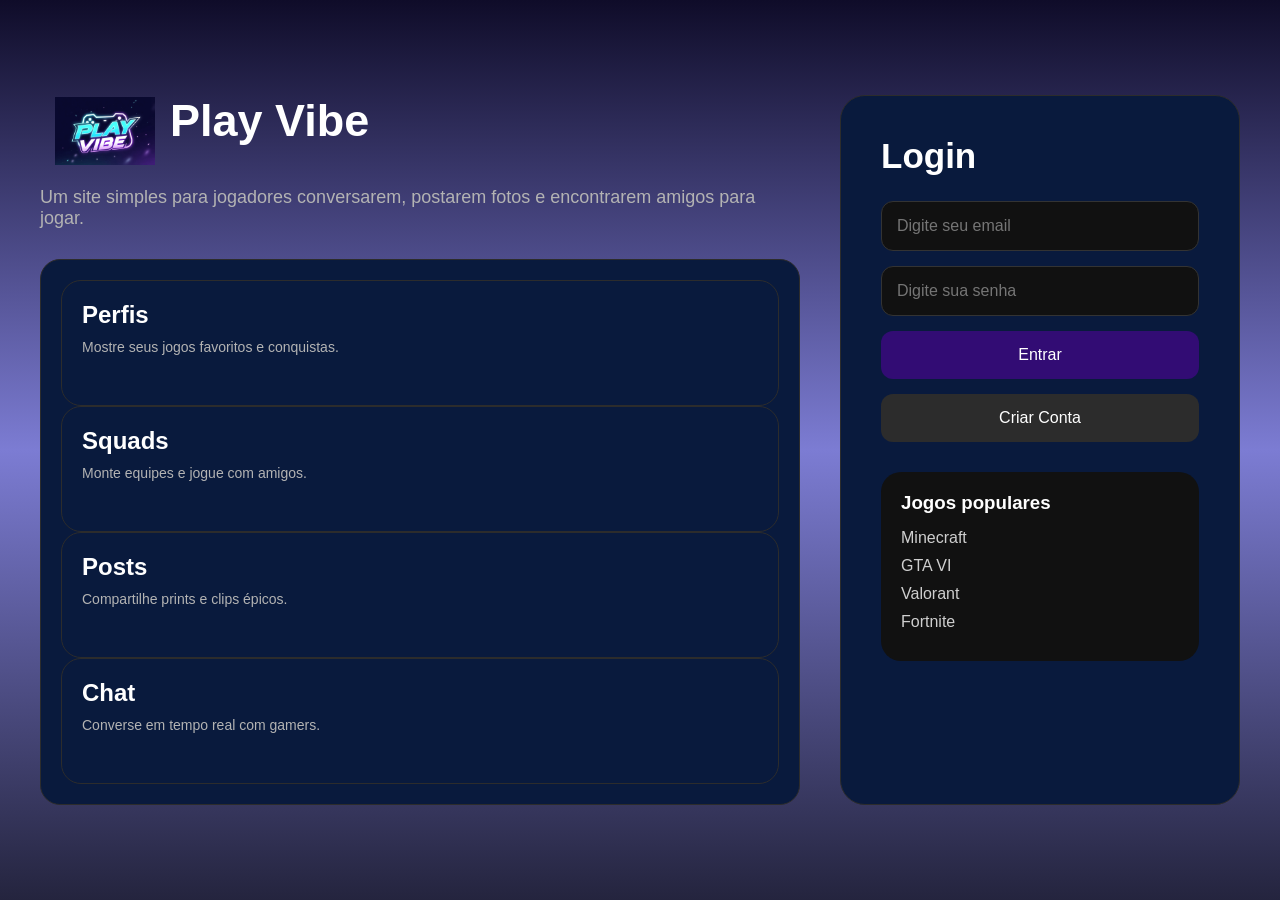
<file: index.html>
<!DOCTYPE html>
<html lang="pt-br">
<head>
  <meta charset="UTF-8">
  <meta name="viewport" content="width=device-width, initial-scale=1.0">
  <link rel="stylesheet" href="style.css">
  <title>Play Vibe</title>
</head>
<body>

  <div class="container">

    <div class="left">
      <div class="logo">
        <div class="logoid"></div>
        <img src="RO8WZ.jpg" alt="Logo" width="100px"> 
        <h1>Play Vibe</h1>
      </div>
      <p>
        Um site simples para jogadores conversarem, postarem fotos e encontrarem amigos para jogar.
      </p>

      <div class="card">
        <div class="card">
          <h2>Perfis</h2>
          <p>Mostre seus jogos favoritos e conquistas.</p>
        </div>

        <div class="card">
          <h2>Squads</h2>
          <p>Monte equipes e jogue com amigos.</p>
        </div>

        <div class="card">
          <h2>Posts</h2>
          <p>Compartilhe prints e clips épicos.</p>
        </div>

        <div class="card">
          <h2>Chat</h2>
          <p>Converse em tempo real com gamers.</p>
        </div>
      </div>
    </div>

    <div class="login-box">
      <h2>Login</h2>

      <form onsubmit="login(event)">
        <input type="email" id="email" placeholder="Digite seu email">
        <input type="password" id="senha" placeholder="Digite sua senha">

        <button type="submit">Entrar</button>
        <button type="button" class="create">Criar Conta</button>
      </form>

      <div class="trending">
        <h3>Jogos populares</h3>
        <ul>
          <li>Minecraft</li>
          <li>GTA VI</li>
          <li>Valorant</li>
          <li>Fortnite</li>
        </ul>
      </div>
    </div>

  </div>
  <script>
    function login(event) {
      event.preventDefault();

      const email = document.getElementById('email').value;
      const senha = document.getElementById('senha').value;

      if(email === 'admin@gmail.com' && senha === '1234') {
        alert('Login realizado com sucesso');
        window.location.href = 'home.html';
      } else {
        alert('Email ou senha incorretos');
      }
    }
  </script>



</body>
</html>
</file>
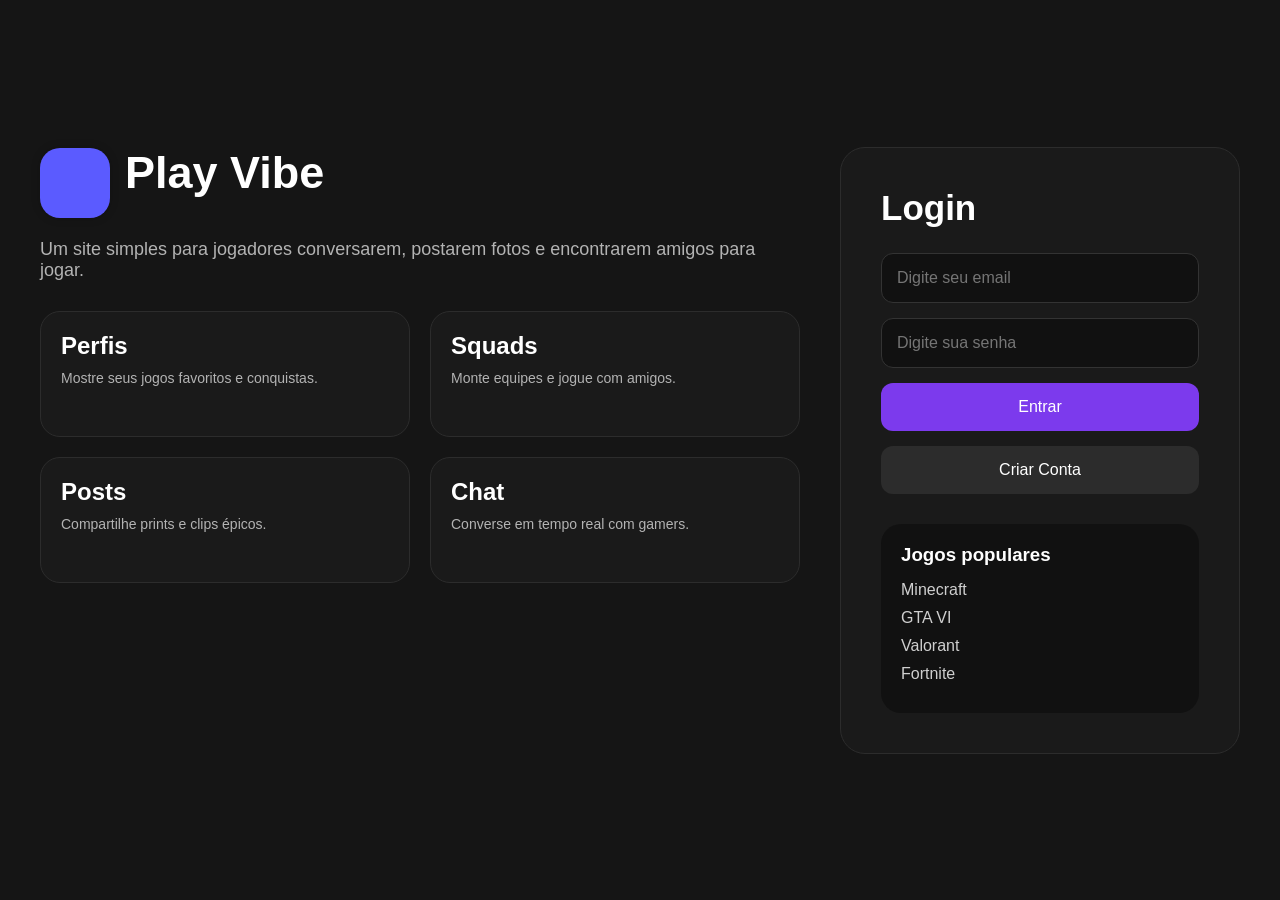
<file: play vibe/index.html>
<!DOCTYPE html>
<html lang="pt-br">
<head>
  <meta charset="UTF-8">
  <meta name="viewport" content="width=device-width, initial-scale=1.0">
  <title>Play Vibe</title>
  <link rel="stylesheet" href="style.css">
</head>
<body>

  <div class="container">

    <div class="left">
      <div class="logo">
        <div class="logo-icon"></div>
        <h1>Play Vibe</h1>
      </div>
      <p>
        Um site simples para jogadores conversarem, postarem fotos e encontrarem amigos para jogar.
      </p>

      <div class="cards">
        <div class="card">
          <h2>Perfis</h2>
          <p>Mostre seus jogos favoritos e conquistas.</p>
        </div>

        <div class="card">
          <h2>Squads</h2>
          <p>Monte equipes e jogue com amigos.</p>
        </div>

        <div class="card">
          <h2>Posts</h2>
          <p>Compartilhe prints e clips épicos.</p>
        </div>

        <div class="card">
          <h2>Chat</h2>
          <p>Converse em tempo real com gamers.</p>
        </div>
      </div>
    </div>

    <div class="login-box">
      <h2>Login</h2>

      <form onsubmit="login(event)">
        <input type="email" id="email" placeholder="Digite seu email">
        <input type="password" id="senha" placeholder="Digite sua senha">

        <button type="submit">Entrar</button>
        <button type="button" class="create">Criar Conta</button>
      </form>

      <div class="trending">
        <h3>Jogos populares</h3>
        <ul>
          <li>Minecraft</li>
          <li>GTA VI</li>
          <li>Valorant</li>
          <li>Fortnite</li>
        </ul>
      </div>
    </div>

  </div>

  <script>
    function login(event) {
      event.preventDefault();

      const email = document.getElementById('email').value;
      const senha = document.getElementById('senha').value;

      if(email === 'admin@gmail.com' && senha === '1234') {
        alert('Login realizado com sucesso');
        window.location.href = 'home.html';
      } else {
        alert('Email ou senha incorretos');
      }
    }
  </script>

</body>
</html>
</file>
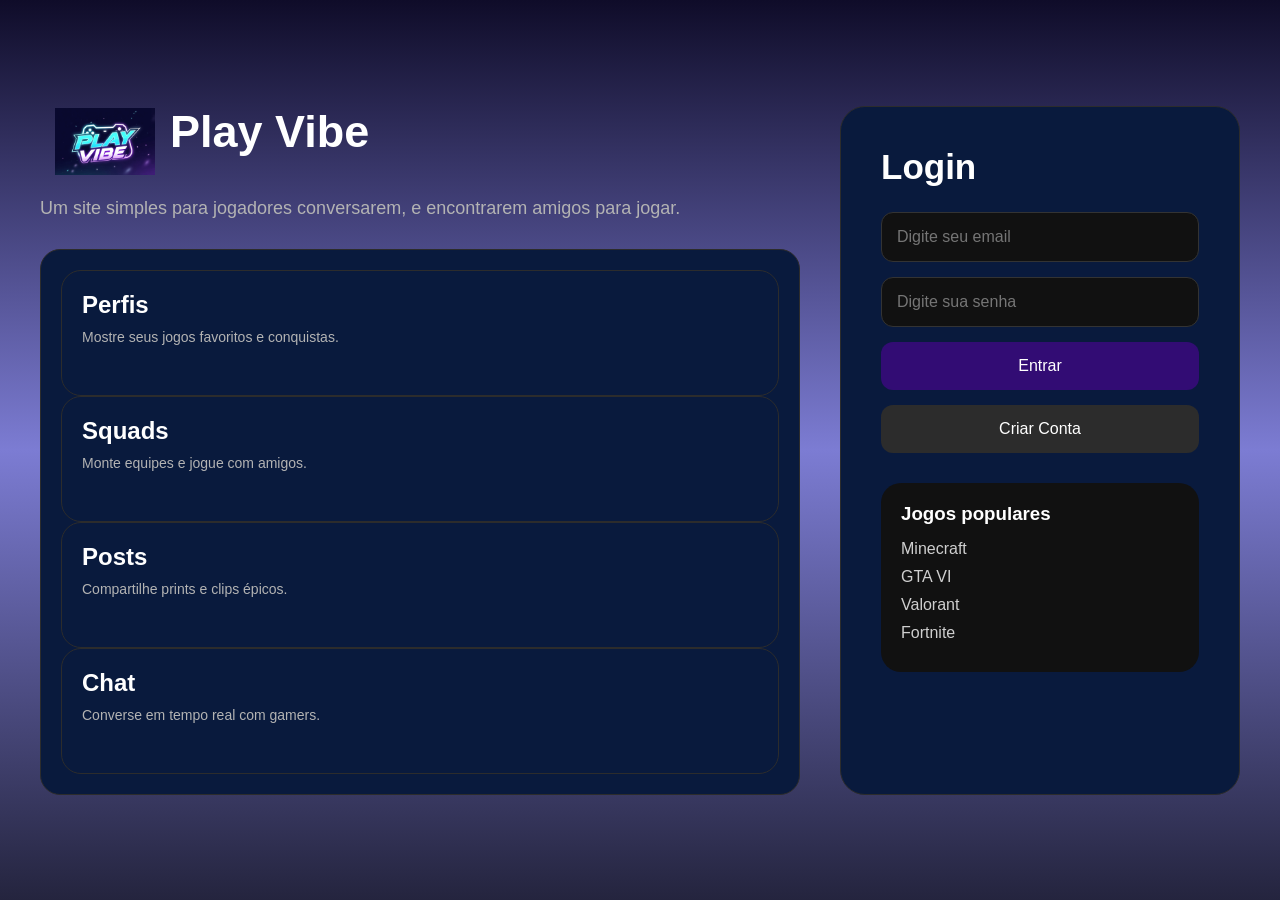
<file: playvibe/index.html>
<!DOCTYPE html>
<html lang="pt-br">
<head>
  <meta charset="UTF-8">
  <meta name="viewport" content="width=device-width, initial-scale=1.0">
  <link rel="stylesheet" href="style.css">
  <title>Play Vibe</title>
</head>
<body>

  <div class="container">

    <div class="left">
      <div class="logo">
        <div class="logoid"></div>
        <img src="RO8WZ.jpg" alt="Logo" width="100px"> 
        <h1>Play Vibe</h1>
      </div>
      <p>
        Um site simples para jogadores conversarem, e encontrarem amigos para jogar.
      </p>

      <div class="card">
        <div class="card">
          <h2>Perfis</h2>
          <p>Mostre seus jogos favoritos e conquistas.</p>
        </div>

        <div class="card">
          <h2>Squads</h2>
          <p>Monte equipes e jogue com amigos.</p>
        </div>

        <div class="card">
          <h2>Posts</h2>
          <p>Compartilhe prints e clips épicos.</p>
        </div>

        <div class="card">
          <h2>Chat</h2>
          <p>Converse em tempo real com gamers.</p>
        </div>
      </div>
    </div>

    <div class="login-caixa">
      <h2>Login</h2>

      <form onsubmit="login(event)">
        <input type="email" id="email" placeholder="Digite seu email">
        <input type="password" id="senha" placeholder="Digite sua senha">

        <button type="submit">Entrar</button>
        <button type="button" class="create">Criar Conta</button>
      </form>

      <div class="trending">
        <h3>Jogos populares</h3>
        <ul>
          <li>Minecraft</li>
          <li>GTA VI</li>
          <li>Valorant</li>
          <li>Fortnite</li>
        </ul>
      </div>
    </div>

  </div>

</body>
</html>
</file>
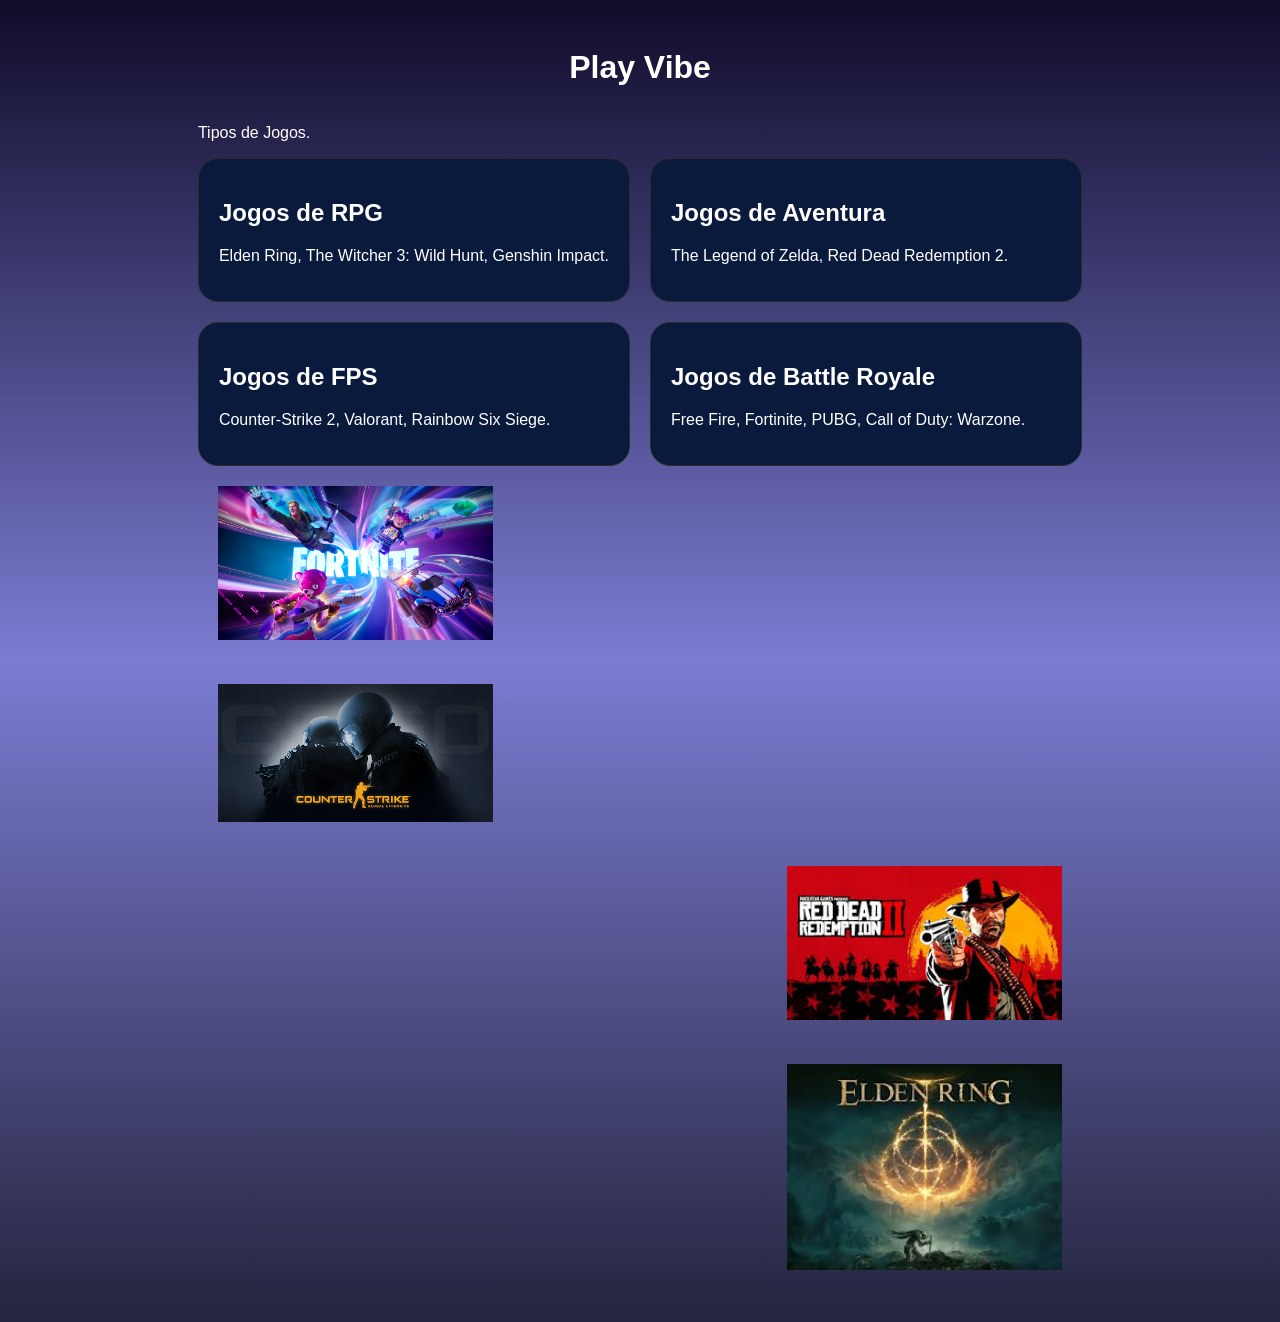
<file: home.html>
<!DOCTYPE html>
<html lang="en">
<head>
    <meta charset="UTF-8">
    <meta name="viewport" content="width=device-width, initial-scale=1.0">
    <link rel="stylesheet" href="stylehome.css">
    <title>home</title>
    <h1>Play Vibe</h1>
</head>
    
<body>
    <div class="containerhome">

        <div class="left">
          <div class="logohome">
          </div>
          <p>
            Tipos de Jogos.
          </p>
    
          <div class="cardshome">
            <div class="cardhome">
              <h2>Jogos de RPG</h2>
              <p>Elden Ring, The Witcher 3: Wild Hunt, Genshin Impact.</p>
            </div>
    
            <div class="cardhome">
              <h2>Jogos de Aventura</h2>
              <p>The Legend of Zelda, Red Dead Redemption 2.</p>
            </div>
    
            <div class="cardhome">
              <h2>Jogos de FPS</h2>
              <p>Counter-Strike 2, Valorant, Rainbow Six Siege.</p>
            </div>
    
            <div class="cardhome">
              <h2>Jogos de Battle Royale</h2>
              <p>Free Fire, Fortinite, PUBG, Call of Duty: Warzone.</p>
            </div>
          </div>
        </div>
      <div class="imagem">
         <img src="the-future-of-fortnite-is-here-1920x1080-fd281a65c8ef.jpg" alt="Fortinite" width="275px"> 
      </div>
      
      <div class="imagem">
        <img src="unnamed.png" alt="csgo" width="275px">
      </div>

      <div class="imagem2">
        <img src="images (1).png" alt="red" width="275px">
      </div>

      <div class="imagem2">
        <img src="images (2).png" alt="Elden Ring" width="275px">
      </div>
    
</body>
</html>
</file>
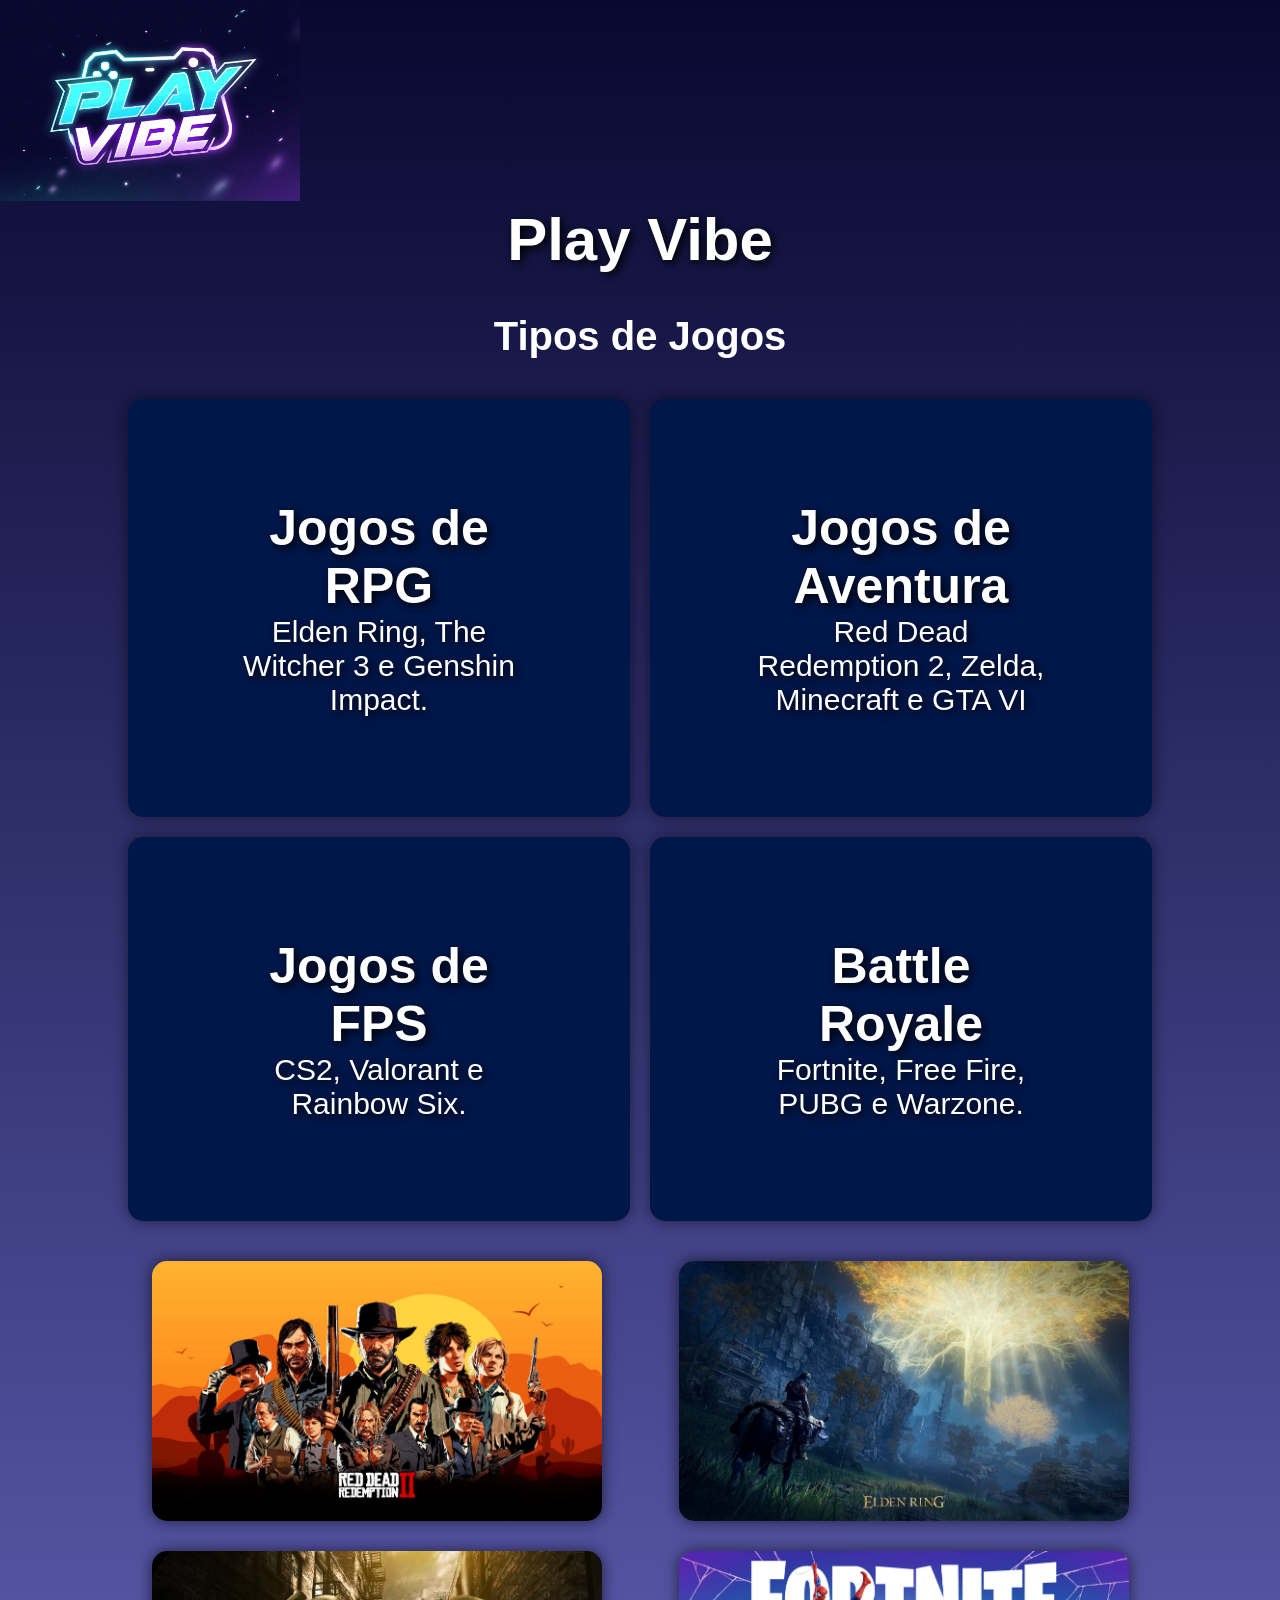
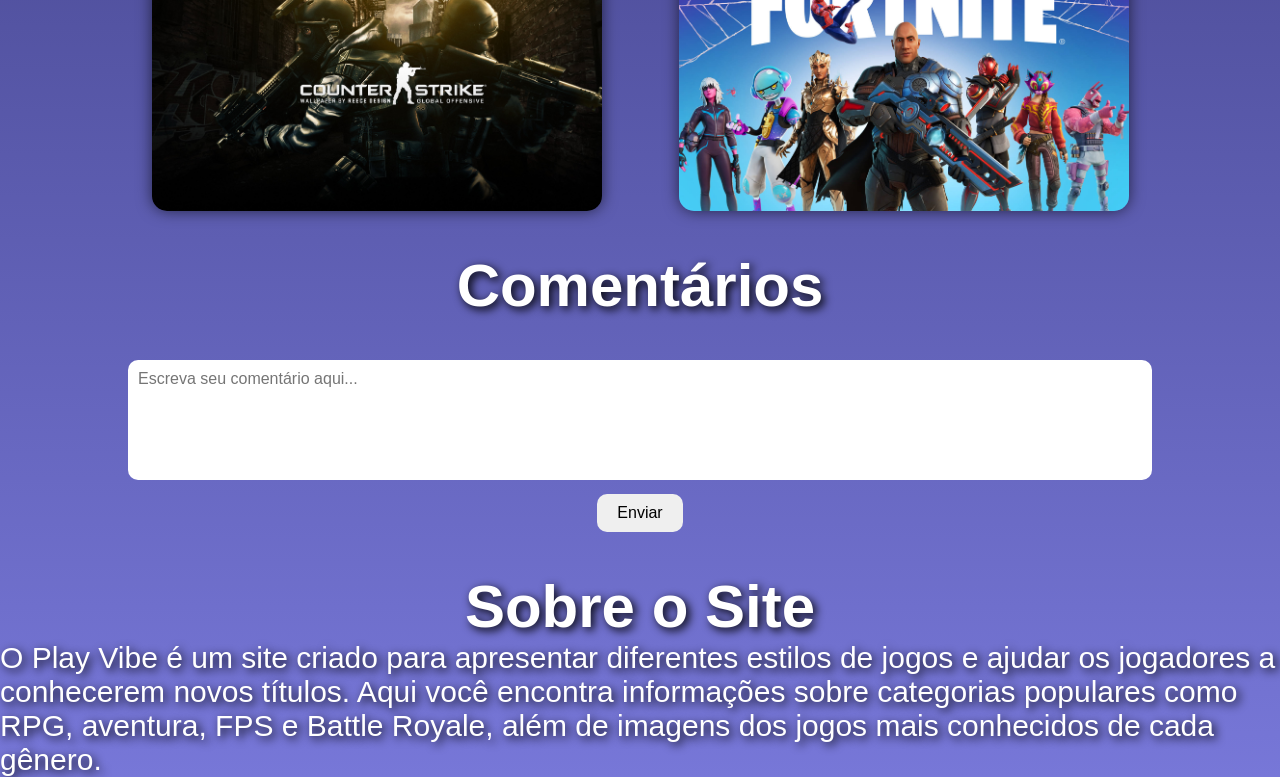
<file: playvibe/home.html>
<!DOCTYPE html>
<html lang="pt-br">
<head>
    <meta charset="UTF-8">
    <meta name="viewport" content="width=device-width, initial-scale=1.0">
    <title>Play Vibe</title>
    <link rel="stylesheet" href="home.css">
</head>

<body>

    <img src="RO8WZ.jpg" class="logo">

    <h1>Play Vibe</h1>

    <h2>Tipos de Jogos</h2>

    <div class="jogos">
        <div class="caixa">
            <h3>Jogos de RPG</h3>
            <p>Elden Ring, The Witcher 3 e Genshin Impact.</p>
        </div>

        <div class="caixa">
            <h3>Jogos de Aventura</h3>
            <p>Red Dead Redemption 2, Zelda, Minecraft e GTA VI</p>
        </div>

        <div class="caixa">
            <h3>Jogos de FPS</h3>
            <p>CS2, Valorant e Rainbow Six.</p>
        </div>

        <div class="caixa">
            <h3>Battle Royale</h3>
            <p>Fortnite, Free Fire, PUBG e Warzone.</p>
        </div>
    </div>

    <div class="imagens">
        <img src="red-dead-redemption-2-full-hd-a242sno6kwo4mr52.jpg" onclick="abrirImagem(this)">
        <img src="thumb-1920-1214925.jpg" onclick="abrirImagem(this)">
        <img src="1465207-counter-strike-hd-wallpapers-1920x1080-smartphone.jpg" onclick="abrirImagem(this)">
        <img src="fortnite-1920x1080-hd-cvavgntkwzkn72rg.jpg" onclick="abrirImagem(this)">
    </div>

    <div id="janela" class="janela">
        <img id="fotoGrande">
    </div>

    <h1>Comentários</h1>

<div class="comentarios">
    <textarea id="comentario" placeholder="Escreva seu comentário aqui..."></textarea>

    <button onclick="adicionarComentario()">
        Enviar
    </button>

    <div id="listaComentarios"></div>
</div>

    <script src="home.js"></script>

    <h1>Sobre o Site</h1>
    <p>O Play Vibe é um site criado para apresentar diferentes estilos de jogos e ajudar os jogadores a
      conhecerem novos títulos. Aqui você encontra informações sobre categorias populares como RPG,
      aventura, FPS e Battle Royale, além de imagens dos jogos mais conhecidos de cada gênero.
    </p>
</body>
</html>
</file>
<file: style.css>
* {
    margin: 0;
    padding: 0;
    box-sizing: border-box;
    font-family: Arial, sans-serif;
  }
  
  body {
    background: linear-gradient( #0f0c29, #7c7cd3, #24243e);
    color: white;
    min-height: 100vh;
    display: flex;
    justify-content: center;
    align-items: center;
    padding: 20px;
  }
  
  .container {
    width: 100%;
    max-width: 1200px;
    display: grid;
    grid-template-columns: 1fr 400px;
    gap: 40px;
  }
  
  .logo {
    display: flex;
    align-items: center;
    gap: 15px;
    margin-bottom: 20px;
  }
  

  
  .left h1 {
    font-size: 45px;
    margin-bottom: 20px;
  }
  
  .left p {
    color: #b3b3b3;
    font-size: 18px;
    margin-bottom: 30px;
  }
  
  .cards {
    display: grid;
    grid-template-columns: repeat(2, 1fr);
    gap: 20px;
  }
  
  .card {
    background: #091a3d;
    padding: 20px;
    border-radius: 20px;
    border: 1px solid #2c2c2c;
    
  }
  
  
  
  .card h2 {
    margin-bottom: 10px;
  }
  
  .card p {
    font-size: 14px;
  }
  
  .login-box {
    background: #091a3d;
    padding: 40px;
    border-radius: 25px;
    border: 1px solid #2c2c2c;
  }
  
  .login-box h2 {
    font-size: 35px;
    margin-bottom: 25px;
  }
  
  form {
    display: flex;
    flex-direction: column;
    gap: 15px;
  }
  
  input {
    padding: 15px;
    border-radius: 12px;
    border: 1px solid #333;
    background: #111;
    color: white;
    font-size: 16px;
  }
  
  input:focus {
    outline: none;
    border-color: #7c3aed;
  }
  
  button {
    padding: 15px;
    border: none;
    border-radius: 12px;
    background: #320c74;
    color: white;
    font-size: 16px;
    cursor: pointer;
    transition-duration: 0.5s;
    
    
  }

  button:hover{
    background-color: #3b3198;
    opacity: 1;
  }
  
  
  
  .create {
    background: #2c2c2c;
  }
  
  
  
  .trending {
    margin-top: 30px;
    background: #111;
    padding: 20px;
    border-radius: 20px;
  }
  
  .trending h3 {
    margin-bottom: 15px;
  }
  
  .trending ul {
    list-style: none;
  }
  
  .trending li {
    margin-bottom: 10px;
    color: #cfcfcf;
  }
  
  .home {
    width: 100%;
    max-width: 700px;
    margin: auto;
  }
  
  .home h1 {
    margin-bottom: 10px;
  }
  
  .home p {
    margin-bottom: 20px;
    color: #cfcfcf;
  }
  
  .post {
    background: #1a1a1a;
    padding: 20px;
    border-radius: 15px;
    margin-bottom: 20px;
    border: 1px solid #3c3a3a;
  }
  
  .post h2 {
    margin-bottom: 10px;
  }
  
  @media (max-width: 900px) {
    .container {
      grid-template-columns: 1fr;
    }
  
    .left h1 {
      font-size: 40px;
    }
  
    .cards {
      grid-template-columns: 1fr;
    }
  }
</file>
<file: play vibe/style.css>
* {
  margin: 0;
  padding: 0;
  box-sizing: border-box;
  font-family: Arial, sans-serif;
}

body {
  background: #151515;
  color: white;
  min-height: 100vh;
  display: flex;
  justify-content: center;
  align-items: center;
  padding: 20px;
}

.container {
  width: 100%;
  max-width: 1200px;
  display: grid;
  grid-template-columns: 1fr 400px;
  gap: 40px;
}

.logo {
  display: flex;
  align-items: center;
  gap: 15px;
  margin-bottom: 20px;
}

.logo-icon {
  width: 70px;
  height: 70px;
  background: #5b5bff;
  display: flex;
  justify-content: center;
  align-items: center;
  border-radius: 20px;
  font-size: 35px;
  box-shadow: 0 0 10px rgba(0,0,0,0.2);
}

.left h1 {
  font-size: 45px;
  margin-bottom: 20px;
}

.left p {
  color: #b3b3b3;
  font-size: 18px;
  margin-bottom: 30px;
}

.cards {
  display: grid;
  grid-template-columns: repeat(2, 1fr);
  gap: 20px;
}

.card {
  background: #1a1a1a;
  padding: 20px;
  border-radius: 20px;
  border: 1px solid #2c2c2c;
  
}



.card h2 {
  margin-bottom: 10px;
}

.card p {
  font-size: 14px;
}

.login-box {
  background: #1a1a1a;
  padding: 40px;
  border-radius: 25px;
  border: 1px solid #2c2c2c;
}

.login-box h2 {
  font-size: 35px;
  margin-bottom: 25px;
}

form {
  display: flex;
  flex-direction: column;
  gap: 15px;
}

input {
  padding: 15px;
  border-radius: 12px;
  border: 1px solid #333;
  background: #111;
  color: white;
  font-size: 16px;
}

input:focus {
  outline: none;
  border-color: #7c3aed;
}

button {
  padding: 15px;
  border: none;
  border-radius: 12px;
  background: #7c3aed;
  color: white;
  font-size: 16px;
  cursor: pointer;
  
}



.create {
  background: #2c2c2c;
}



.trending {
  margin-top: 30px;
  background: #111;
  padding: 20px;
  border-radius: 20px;
}

.trending h3 {
  margin-bottom: 15px;
}

.trending ul {
  list-style: none;
}

.trending li {
  margin-bottom: 10px;
  color: #cfcfcf;
}

.home {
  width: 100%;
  max-width: 700px;
  margin: auto;
}

.home h1 {
  margin-bottom: 10px;
}

.home p {
  margin-bottom: 20px;
  color: #cfcfcf;
}

.post {
  background: #1a1a1a;
  padding: 20px;
  border-radius: 15px;
  margin-bottom: 20px;
  border: 1px solid #2c2c2c;
}

.post h2 {
  margin-bottom: 10px;
}

@media (max-width: 900px) {
  .container {
    grid-template-columns: 1fr;
  }

  .left h1 {
    font-size: 40px;
  }

  .cards {
    grid-template-columns: 1fr;
  }
}
</file>
<file: playvibe/style.css>
* {
    margin: 0;
    padding: 0;
    box-sizing: border-box;
    font-family: Arial, sans-serif;
  }
  
  body {
    background: linear-gradient( #0f0c29, #7c7cd3, #24243e);
    color: white;
    min-height: 100vh;
    display: flex;
    justify-content: center;
    align-items: center;
    padding: 20px;
  }
  
  .container {
    width: 100%;
    max-width: 1200px;
    display: grid;
    grid-template-columns: 1fr 400px;
    gap: 40px;
  }
  
  .logo {
    display: flex;
    align-items: center;
    gap: 15px;
    margin-bottom: 20px;
  }
  

  
  .left h1 {
    font-size: 45px;
    margin-bottom: 20px;
  }
  
  .left p {
    color: #b3b3b3;
    font-size: 18px;
    margin-bottom: 30px;
  }
  
  .cards {
    display: grid;
    grid-template-columns: repeat(2, 1fr);
    gap: 20px;
  }
  
  .card {
    background: #091a3d;
    padding: 20px;
    border-radius: 20px;
    border: 1px solid #2c2c2c;
    
  }
  
  
  
  .card h2 {
    margin-bottom: 10px;
  }
  
  .card p {
    font-size: 14px;
  }
  
  .login-caixa {
    background: #091a3d;
    padding: 40px;
    border-radius: 25px;
    border: 1px solid #2c2c2c;
  }
  
  .login-caixa h2 {
    font-size: 35px;
    margin-bottom: 25px;
  }
  
  form {
    display: flex;
    flex-direction: column;
    gap: 15px;
  }
  
  input {
    padding: 15px;
    border-radius: 12px;
    border: 1px solid #333;
    background: #111;
    color: white;
    font-size: 16px;
  }
  
  input:focus {
    outline: none;
    border-color: #7c3aed;
  }
  
  button {
    padding: 15px;
    border: none;
    border-radius: 12px;
    background: #320c74;
    color: white;
    font-size: 16px;
    cursor: pointer;
    transition-duration: 0.5s;
    
    
  }

  button:hover{
    background-color: #3b3198;
    opacity: 1;
  }
  
  
  
  .create {
    background: #2c2c2c;
  }
  
  
  
  .trending {
    margin-top: 30px;
    background: #111;
    padding: 20px;
    border-radius: 20px;
  }
  
  .trending h3 {
    margin-bottom: 15px;
  }
  
  .trending ul {
    list-style: none;
  }
  
  .trending li {
    margin-bottom: 10px;
    color: #cfcfcf;
  }
  
  .home {
    width: 100%;
    max-width: 700px;
    margin: auto;
  }
  
  .home h1 {
    margin-bottom: 10px;
  }
  
  .home p {
    margin-bottom: 20px;
    color: #cfcfcf;
  }
  
  .post {
    background: #1a1a1a;
    padding: 20px;
    border-radius: 15px;
    margin-bottom: 20px;
    border: 1px solid #3c3a3a;
  }
  
  .post h2 {
    margin-bottom: 10px;
  }
</file>
<file: stylehome.css>
body {
    font-family: Arial, sans-serif;
    flex-direction: column;
    background: linear-gradient( #0f0c29, #7c7cd3, #24243e);
    color: white;
    justify-content: center;
    align-items: center;
    min-height: 100vh;
    display: flex;
    justify-content: left;
    align-items: center;
    padding: 20px;
}

.cardshome {
    display: grid;
    grid-template-columns: repeat(2, 1fr);
    gap: 20px;
  }
  
  .cardhome {
    background: #091a3d;
    padding: 20px;
    border-radius: 20px;
    border: 1px solid #2c2c2c;          
  }

.imagem {
  padding: 20px;
  border-radius: 20px;
}

.imagem2 {
  padding: 20px;
  border-radius: 20px;
  text-align: right;
  

}
</file>
<file: playvibe/home.css>
*{
    margin:0;
    padding:0;
    box-sizing:border-box;
    font-family:Arial, sans-serif;
}

body{
    background:linear-gradient(to bottom,#080830,#7777d8);
    color:white;
}

head{
    text-align:center;
    padding:30px;
}

.logo{
    width:300px;
    top:20px;
    left:20px;
}

h1{
    text-align: center;
    font-size:60px;
    text-shadow:3px 3px 10px black;
}

h2{
    text-align: center;
    margin:40px 0;
    font-size:40px;
}

h3{
    font-size:50px ;
    text-shadow:3px 3px 10px black;
}

p{
    font-size:30px ;
    text-shadow:3px 3px 10px black;
}

.jogos{
    width:80%;
    margin:auto;
    display:grid;
    grid-template-columns:1fr 1fr;
    gap:20px;
}

.caixa{
    background:#00174a;
    padding:100px;
    text-align:center;
    border-radius:15px;
    box-shadow:0 0 15px rgba(0,0,0,0.5);
}

.imagens{
    width:80%;
    margin:40px auto;
    display:grid;
    grid-template-columns:1fr 1fr;
    gap:30px;
    justify-items:center;
}

.imagens img{
    width:450px;
    height:260px;
    border-radius:15px;
    cursor:pointer;
    object-fit:cover;
    box-shadow:0 0 15px rgba(0,0,0,0.6);
}

.janela{
    display:none;
    position:fixed;
    top:0;
    left:0;
    width:100%;
    height:100%;
    background:rgba(0,0,0,0.9);
    justify-content:center;
    align-items:center;
}

.janela img{
    max-width:90%;
    max-height:90%;
    border-radius:10px;
}

.comentarios{
    width:80%;
    margin:40px auto;
    text-align:center;
}

#comentario{
    width:100%;
    height:120px;
    padding:10px;
    border:none;
    border-radius:10px;
    resize:none;
    font-size:16px;
}

.comentarios button{
    margin-top:10px;
    padding:10px 20px;
    border:none;
    border-radius:10px;
    cursor:pointer;
    font-size:16px;
}

.comentario{
    background:#00174a;
    margin-top:15px;
    padding:15px;
    border-radius:10px;
    text-align:left;
}
</file>
